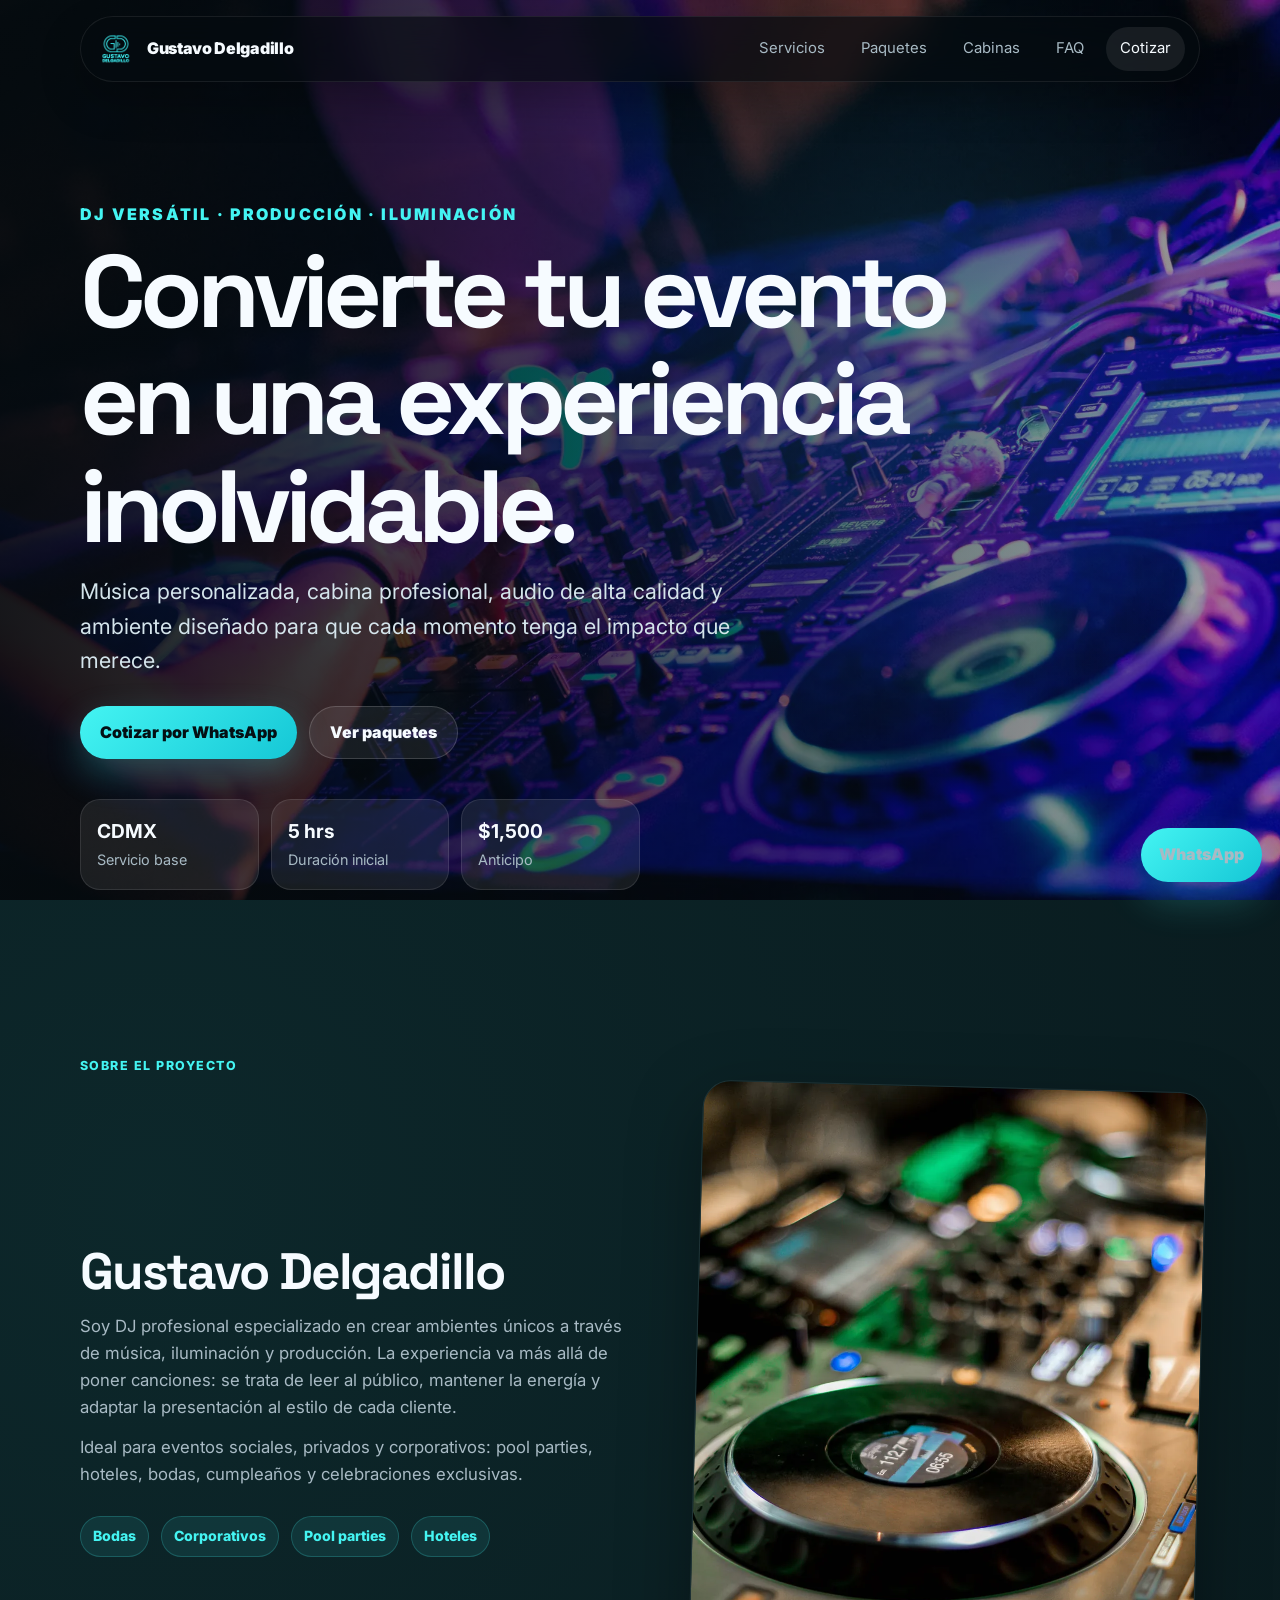
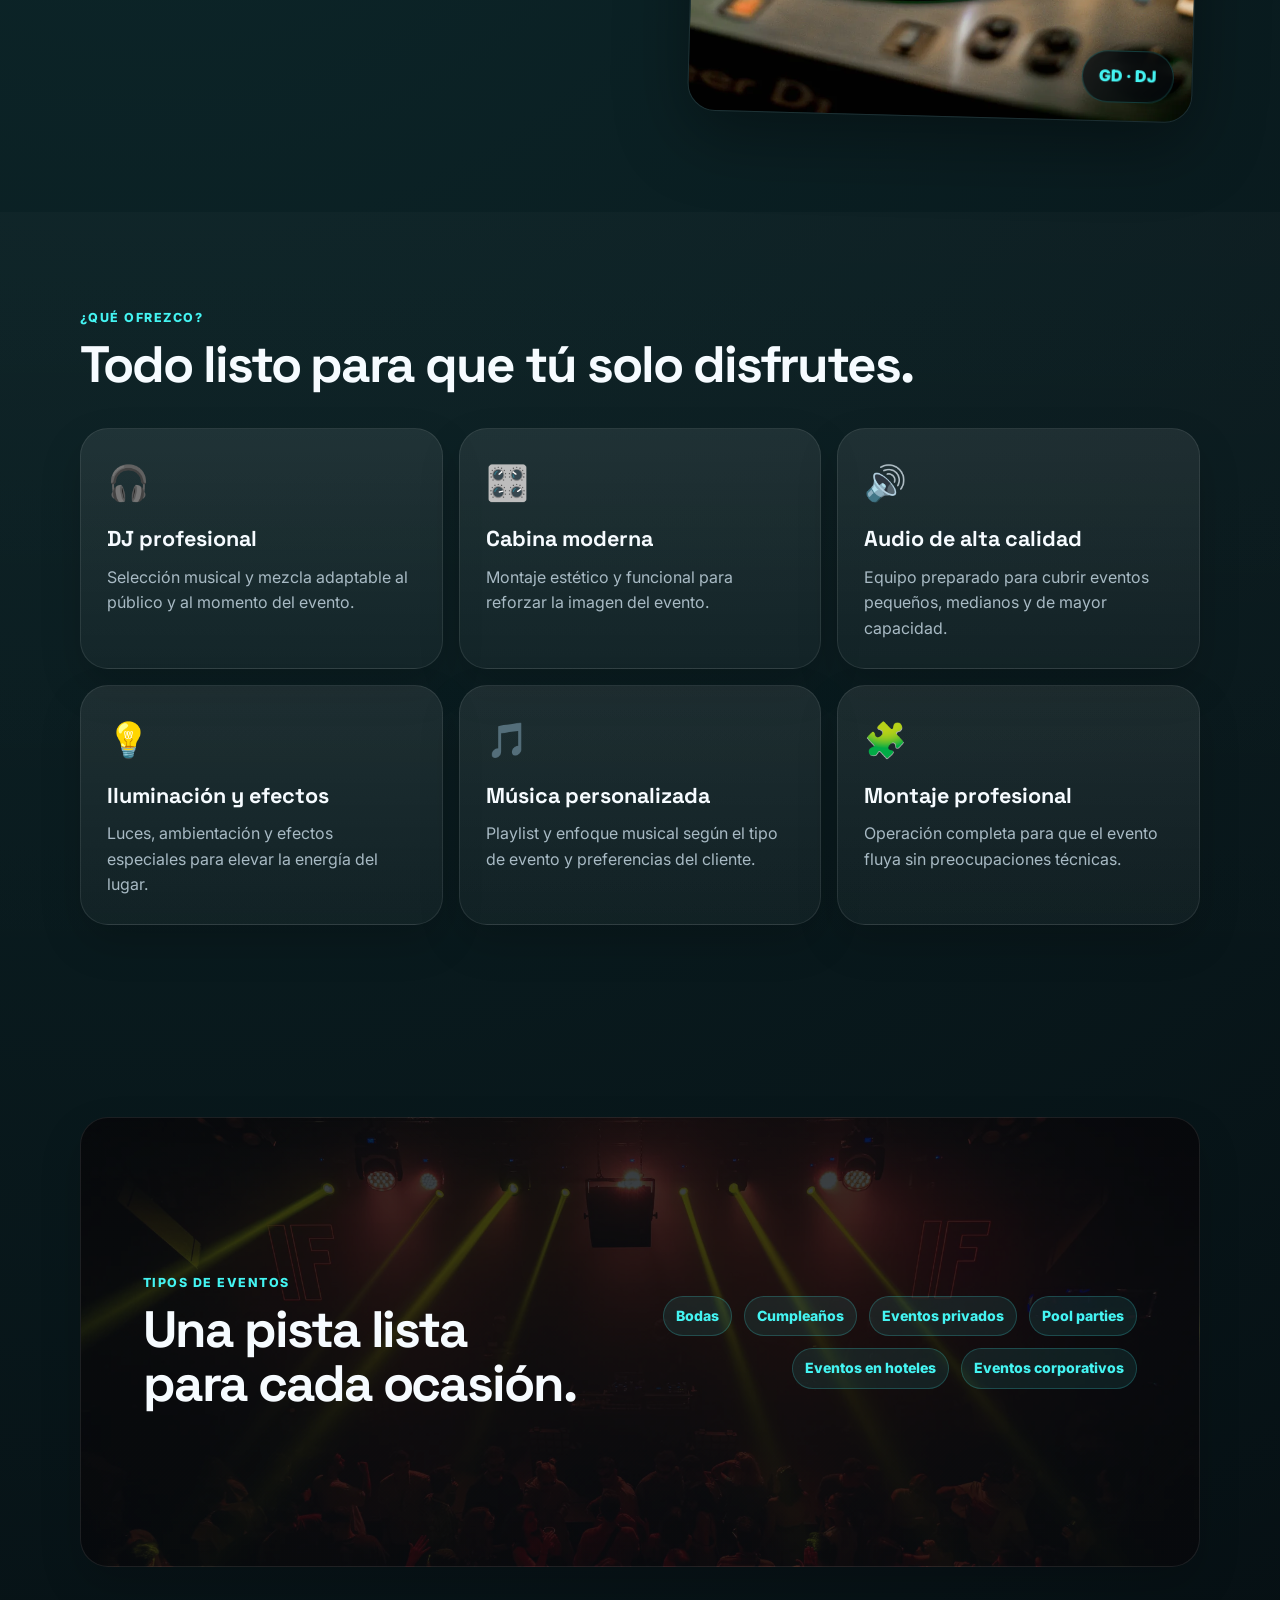
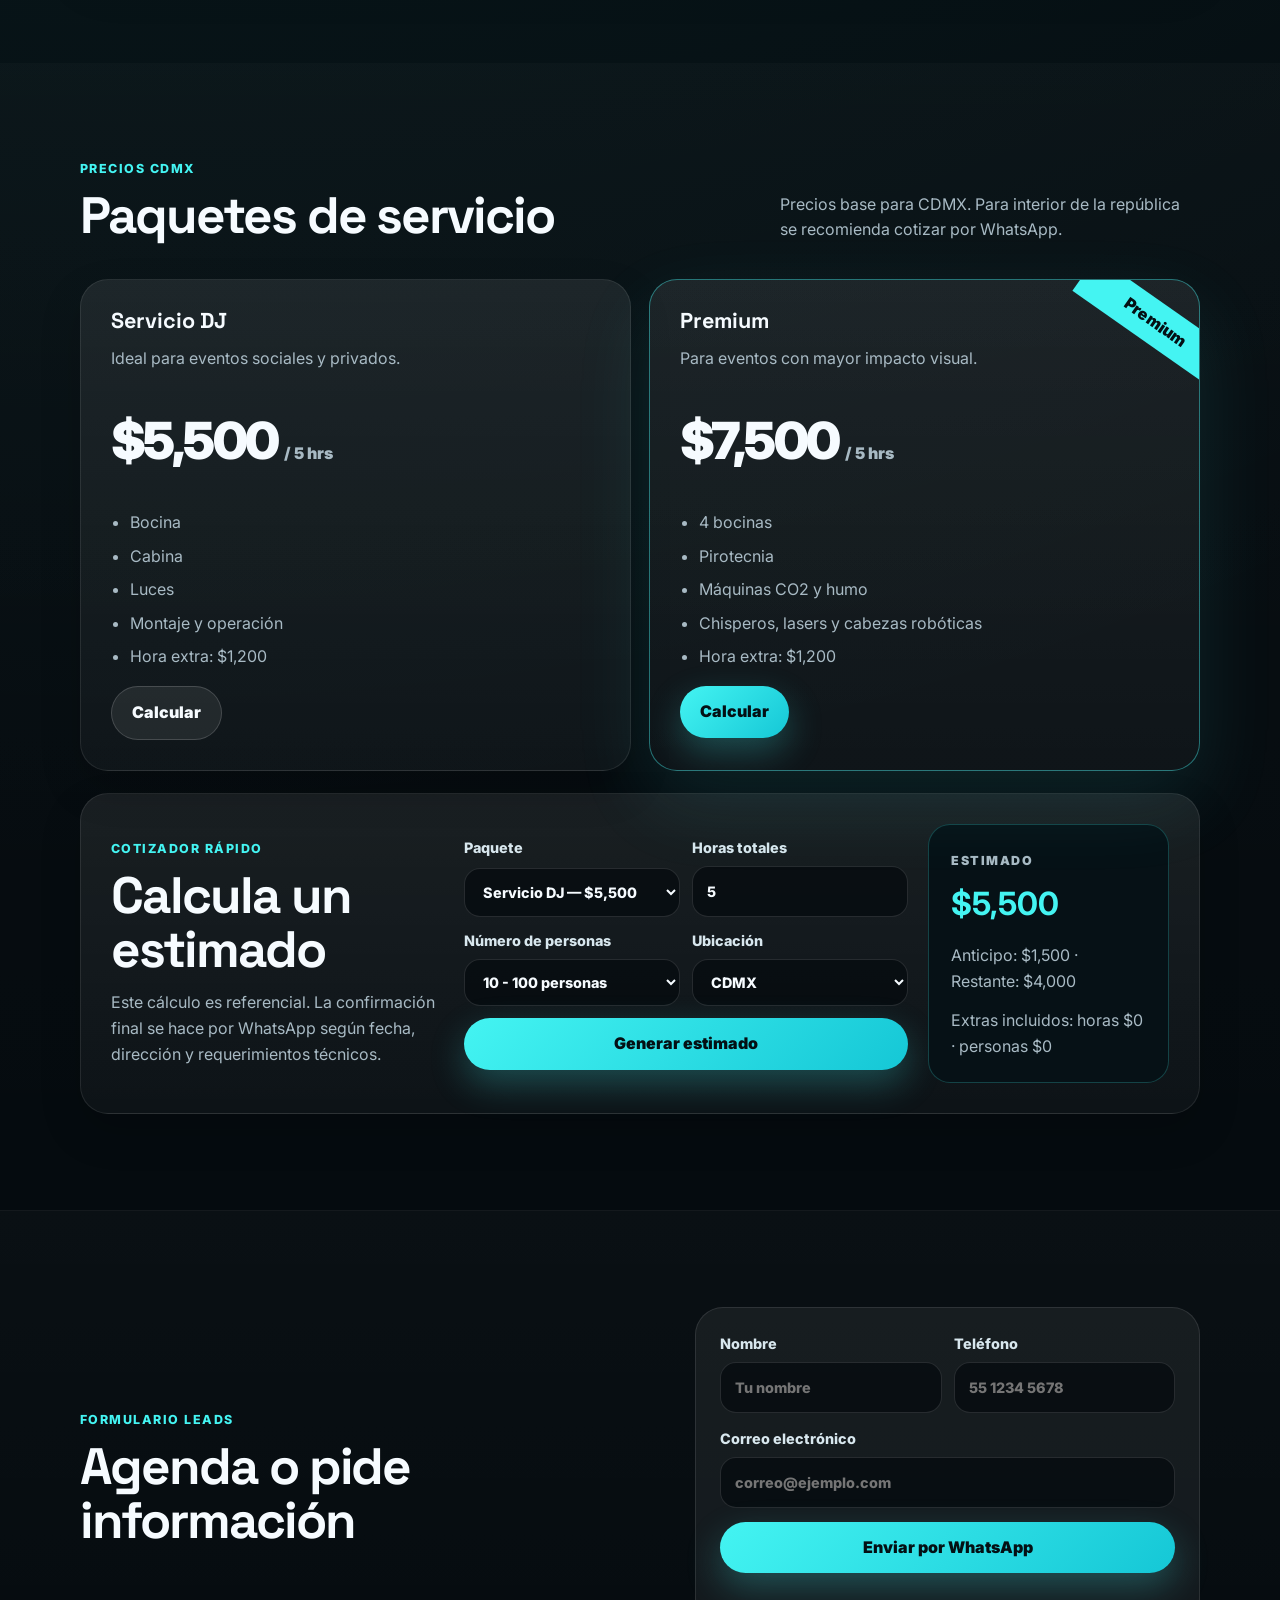
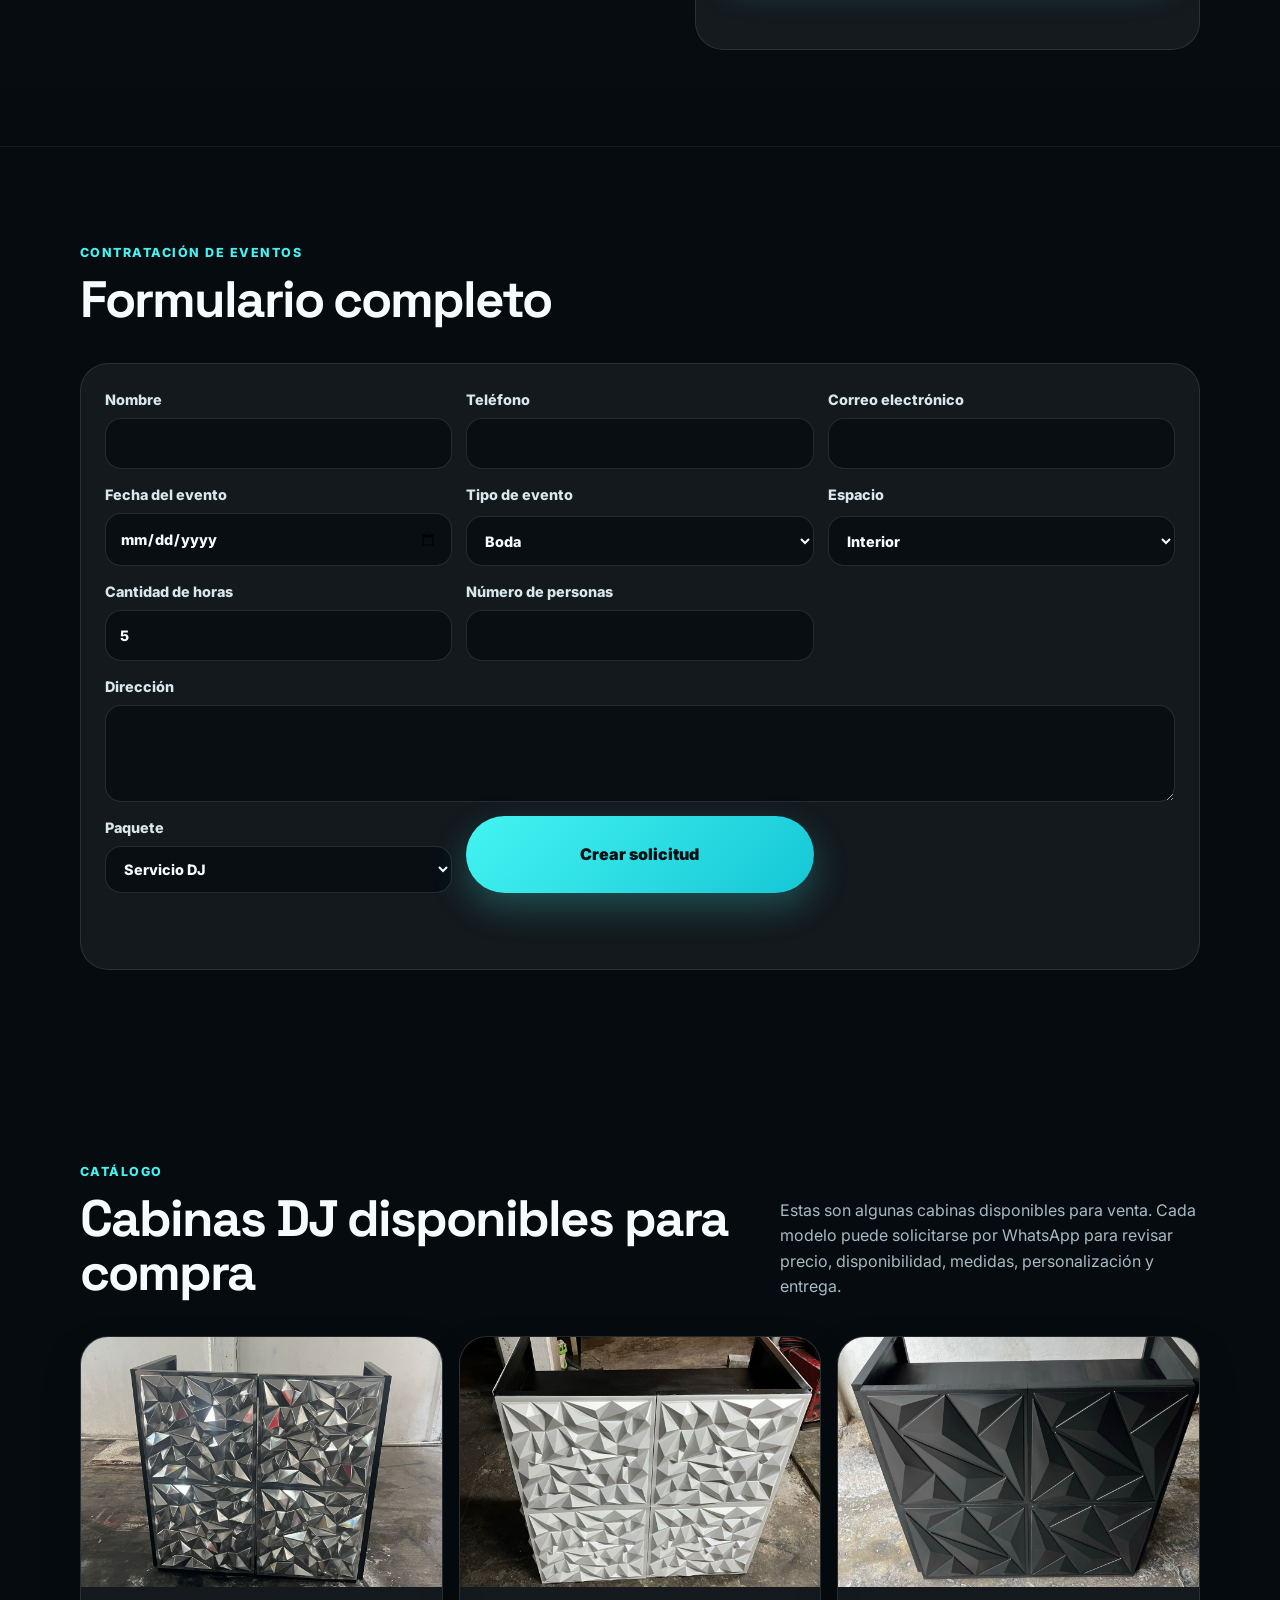
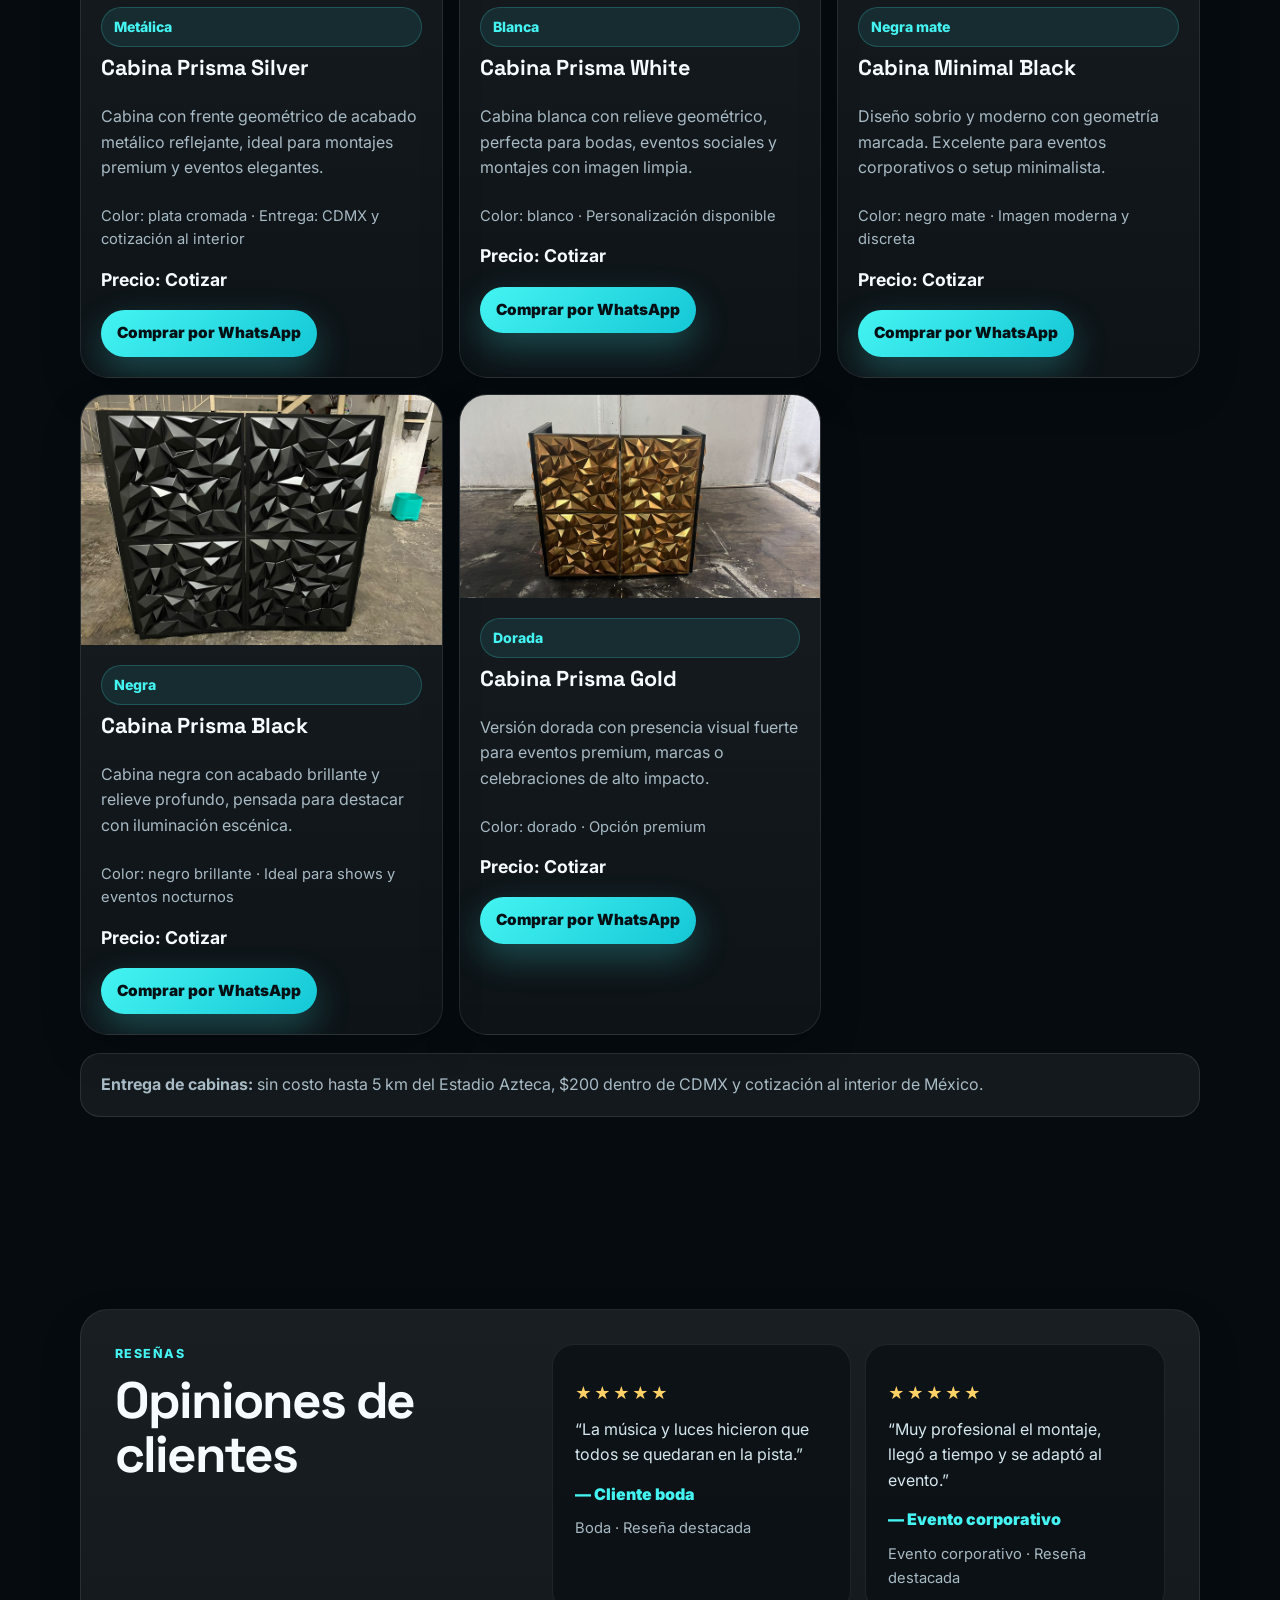
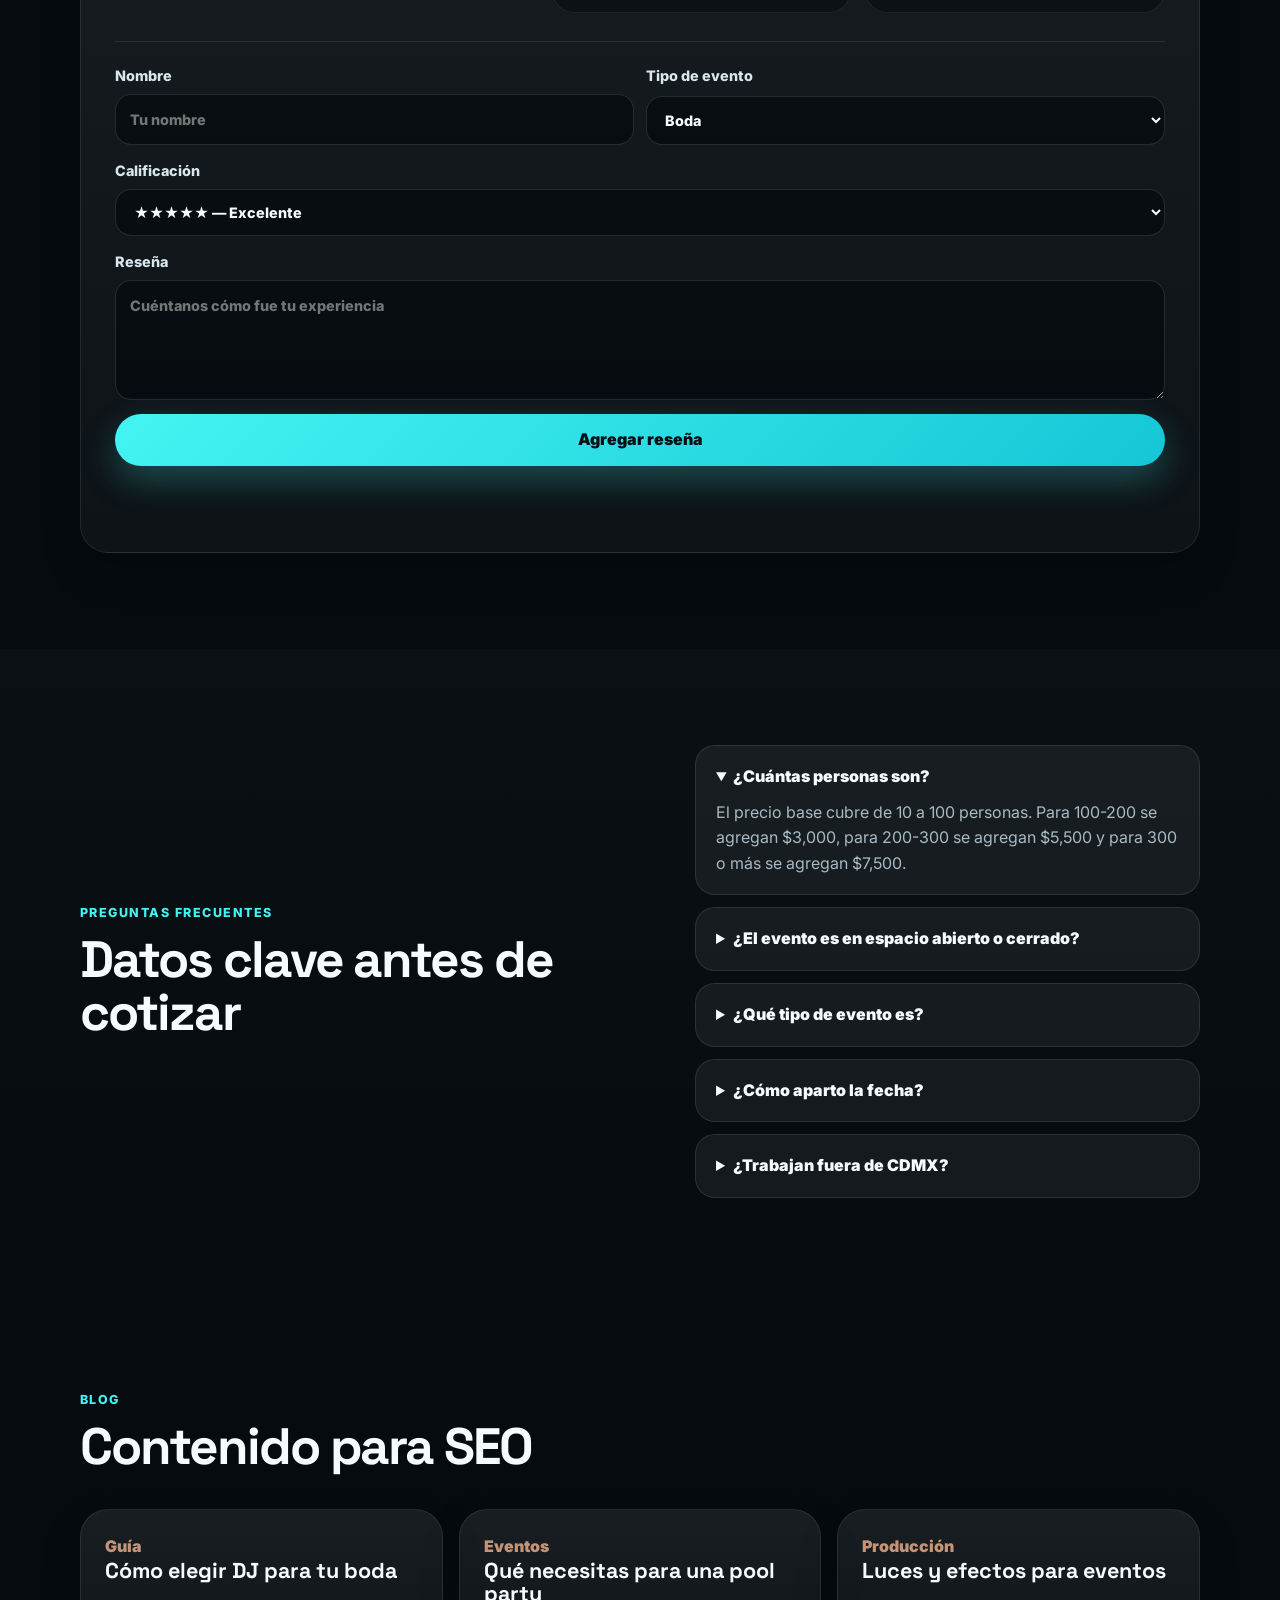
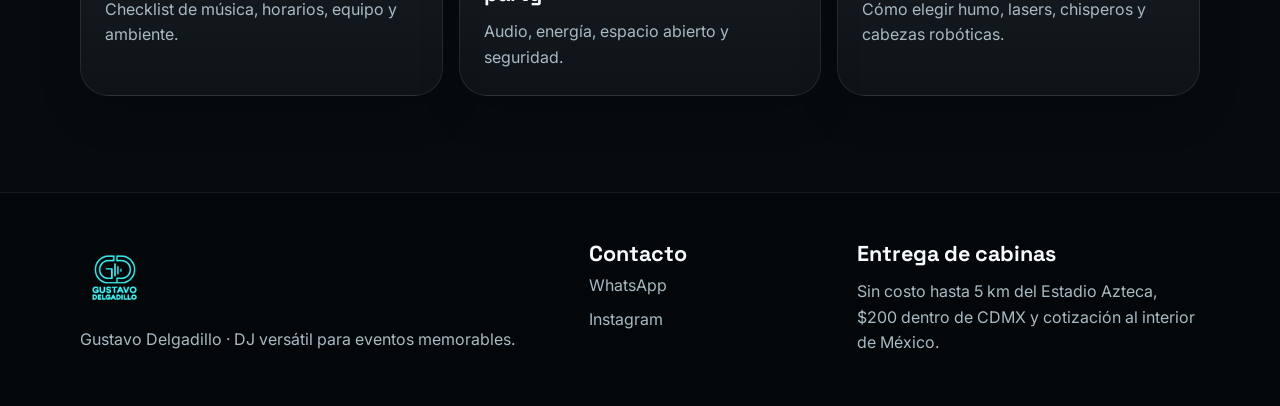
<file: GustavoDelgadillo_DJ_/GustavoDelgadillo_DJ/index.html>
<!doctype html>
<html lang="es">
<head>
  <meta charset="UTF-8" />
  <meta name="viewport" content="width=device-width, initial-scale=1.0" />
  <meta name="description" content="Gustavo Delgadillo, DJ versátil para bodas, cumpleaños, eventos privados, pool parties, eventos en hoteles y eventos corporativos en CDMX." />
  <meta name="keywords" content="DJ CDMX, DJ para bodas, DJ para eventos, producción musical, iluminación para eventos, cabina DJ" />
  <meta name="author" content="Gustavo Delgadillo" />
  <meta property="og:title" content="Gustavo Delgadillo | DJ Versátil" />
  <meta property="og:description" content="Convierte cualquier evento en una experiencia inolvidable con música, audio, iluminación y producción profesional." />
  <meta property="og:image" content="assets/hero-dj.webp" />
  <title>Gustavo Delgadillo | DJ Versátil</title>
  <link rel="preconnect" href="https://fonts.googleapis.com">
  <link rel="preconnect" href="https://fonts.gstatic.com" crossorigin>
  <link href="https://fonts.googleapis.com/css2?family=Inter:wght@400;500;600;700;800;900&family=Space+Grotesk:wght@500;700&display=swap" rel="stylesheet">
  <link rel="stylesheet" href="styles.css" />
  <script type="application/ld+json">
  {
    "@context": "https://schema.org",
    "@type": "LocalBusiness",
    "name": "Gustavo Delgadillo DJ",
    "description": "Servicio de DJ, audio, cabina e iluminación para eventos sociales, privados y corporativos.",
    "areaServed": "Ciudad de México",
    "url": "https://tudominio.com",
    "sameAs": ["https://instagram.com/tu_usuario"]
  }
  </script>
</head>
<body>
  <header class="site-header" id="inicio">
    <nav class="nav" aria-label="Navegación principal">
      <a class="brand" href="#inicio" aria-label="Inicio Gustavo Delgadillo">
        <img src="assets/logo-gd.png" alt="Logo Gustavo Delgadillo" />
        <span>Gustavo Delgadillo</span>
      </a>
      <button class="menu-toggle" aria-label="Abrir menú" aria-expanded="false">☰</button>
      <div class="nav-links">
        <a href="#servicios">Servicios</a>
        <a href="#paquetes">Paquetes</a>
        <a href="#productos">Cabinas</a>
        <a href="#faq">FAQ</a>
        <a href="#contacto" class="nav-cta">Cotizar</a>
      </div>
    </nav>
  </header>

  <main>
    <section class="hero">
      <video class="hero-video" autoplay muted loop playsinline poster="assets/hero-dj.webp">
        <source src="assets/showreel.mp4" type="video/mp4">
      </video>
      <div class="hero-overlay"></div>
      <div class="hero-content container">
        <p class="eyebrow">DJ versátil · Producción · Iluminación</p>
        <h1>Convierte tu evento en una experiencia inolvidable.</h1>
        <p class="hero-copy">Música personalizada, cabina profesional, audio de alta calidad y ambiente diseñado para que cada momento tenga el impacto que merece.</p>
        <div class="hero-actions">
          <a class="btn btn-primary js-whatsapp" href="#contacto">Cotizar por WhatsApp</a>
          <a class="btn btn-secondary" href="#paquetes">Ver paquetes</a>
        </div>
        <div class="hero-stats" aria-label="Información rápida">
          <article><strong>CDMX</strong><span>Servicio base</span></article>
          <article><strong>5 hrs</strong><span>Duración inicial</span></article>
          <article><strong>$1,500</strong><span>Anticipo</span></article>
        </div>
      </div>
    </section>

    <section class="section about container" id="sobre-mi">
      <div class="section-kicker">Sobre el proyecto</div>
      <div class="about-grid">
        <div>
          <h2>Gustavo Delgadillo</h2>
          <p>Soy DJ profesional especializado en crear ambientes únicos a través de música, iluminación y producción. La experiencia va más allá de poner canciones: se trata de leer al público, mantener la energía y adaptar la presentación al estilo de cada cliente.</p>
          <p>Ideal para eventos sociales, privados y corporativos: pool parties, hoteles, bodas, cumpleaños y celebraciones exclusivas.</p>
          <div class="tag-row">
            <span>Bodas</span><span>Corporativos</span><span>Pool parties</span><span>Hoteles</span>
          </div>
        </div>
        <div class="image-card tilt-card">
          <img src="assets/deck-closeup.webp" alt="Cabina y controlador de DJ" />
          <div class="image-badge">GD · DJ</div>
        </div>
      </div>
    </section>

    <section class="section services" id="servicios">
      <div class="container">
        <div class="section-heading">
          <div>
            <div class="section-kicker">¿Qué ofrezco?</div>
            <h2>Todo listo para que tú solo disfrutes.</h2>
          </div>
        </div>
        <div class="cards-grid">
          <article class="feature-card"><span>🎧</span><h3>DJ profesional</h3><p>Selección musical y mezcla adaptable al público y al momento del evento.</p></article>
          <article class="feature-card"><span>🎛️</span><h3>Cabina moderna</h3><p>Montaje estético y funcional para reforzar la imagen del evento.</p></article>
          <article class="feature-card"><span>🔊</span><h3>Audio de alta calidad</h3><p>Equipo preparado para cubrir eventos pequeños, medianos y de mayor capacidad.</p></article>
          <article class="feature-card"><span>💡</span><h3>Iluminación y efectos</h3><p>Luces, ambientación y efectos especiales para elevar la energía del lugar.</p></article>
          <article class="feature-card"><span>🎵</span><h3>Música personalizada</h3><p>Playlist y enfoque musical según el tipo de evento y preferencias del cliente.</p></article>
          <article class="feature-card"><span>🧩</span><h3>Montaje profesional</h3><p>Operación completa para que el evento fluya sin preocupaciones técnicas.</p></article>
        </div>
      </div>
    </section>

    <section class="section events container">
      <div class="event-panel">
        <div>
          <div class="section-kicker">Tipos de eventos</div>
          <h2>Una pista lista para cada ocasión.</h2>
          
        </div>
        <div class="event-list">
          <span>Bodas</span><span>Cumpleaños</span><span>Eventos privados</span><span>Pool parties</span><span>Eventos en hoteles</span><span>Eventos corporativos</span>
        </div>
      </div>
    </section>

    <section class="section packages" id="paquetes">
      <div class="container">
        <div class="section-heading">
          <div>
            <div class="section-kicker">Precios CDMX</div>
            <h2>Paquetes de servicio</h2>
          </div>
          <p>Precios base para CDMX. Para interior de la república se recomienda cotizar por WhatsApp.</p>
        </div>
        <div class="pricing-grid">
          <article class="price-card">
            <div class="price-head">
              <h3>Servicio DJ</h3>
              <p>Ideal para eventos sociales y privados.</p>
            </div>
            <div class="price">$5,500 <span>/ 5 hrs</span></div>
            <ul>
              <li>Bocina</li><li>Cabina</li><li>Luces</li><li>Montaje y operación</li><li>Hora extra: $1,200</li>
            </ul>
            <a class="btn btn-secondary" href="#cotizador">Calcular</a>
          </article>
          <article class="price-card highlighted">
            <div class="ribbon">Premium</div>
            <div class="price-head">
              <h3>Premium</h3>
              <p>Para eventos con mayor impacto visual.</p>
            </div>
            <div class="price">$7,500 <span>/ 5 hrs</span></div>
            <ul>
              <li>4 bocinas</li><li>Pirotecnia</li><li>Máquinas CO2 y humo</li><li>Chisperos, lasers y cabezas robóticas</li><li>Hora extra: $1,200</li>
            </ul>
            <a class="btn btn-primary" href="#cotizador">Calcular</a>
          </article>
        </div>

        <div class="calculator" id="cotizador">
          <div>
            <div class="section-kicker">Cotizador rápido</div>
            <h2>Calcula un estimado</h2>
            <p>Este cálculo es referencial. La confirmación final se hace por WhatsApp según fecha, dirección y requerimientos técnicos.</p>
          </div>
          <form id="quoteForm" class="quote-form" novalidate>
            <label>Paquete
              <select name="package" required>
                <option value="dj">Servicio DJ — $5,500</option>
                <option value="premium">Premium — $7,500</option>
              </select>
            </label>
            <label>Horas totales
              <input type="number" name="hours" min="5" value="5" required />
            </label>
            <label>Número de personas
              <select name="people" required>
                <option value="100">10 - 100 personas</option>
                <option value="200">100 - 200 personas (+$3,000)</option>
                <option value="300">200 - 300 personas (+$5,500)</option>
                <option value="301">300 o más (+$7,500)</option>
              </select>
            </label>
            <label>Ubicación
              <select name="location" required>
                <option value="cdmx">CDMX</option>
                <option value="interior">Interior de la república — cotizar</option>
              </select>
            </label>
            <button class="btn btn-primary" type="submit">Generar estimado</button>
          </form>
          <aside class="quote-result" id="quoteResult" aria-live="polite">
            <span>Estimado</span>
            <strong>$5,500 MXN</strong>
            <p>Anticipo sugerido: $1,500 MXN.</p>
          </aside>
        </div>
      </div>
    </section>

    <section class="section lead-strip" id="contacto">
      <div class="container lead-grid">
        <div>
          <div class="section-kicker">Formulario Leads</div>
          <h2>Agenda o pide información</h2>
        </div>
        <form class="lead-form" id="leadForm" novalidate>
          <div class="form-row">
            <label>Nombre<input type="text" name="name" placeholder="Tu nombre" minlength="2" required /></label>
            <label>Teléfono<input type="tel" name="phone" placeholder="55 1234 5678" required /></label>
          </div>
          <label>Correo electrónico<input type="email" name="email" placeholder="correo@ejemplo.com" required /></label>
          <button class="btn btn-primary" type="submit">Enviar por WhatsApp</button>
          <p class="form-message" id="leadMessage"></p>
        </form>
      </div>
    </section>

    <section class="section booking container" id="contratacion">
      <div class="section-heading">
        <div>
          <div class="section-kicker">Contratación de eventos</div>
          <h2>Formulario completo</h2>
        </div>
      </div>
      <form class="booking-form" id="bookingForm" novalidate>
        <label>Nombre<input name="name" type="text" required /></label>
        <label>Teléfono<input name="phone" type="tel" required /></label>
        <label>Correo electrónico<input name="email" type="email" required /></label>
        <label>Fecha del evento<input name="date" type="date" required /></label>
        <label>Tipo de evento
          <select name="eventType" required>
            <option value="Boda">Boda</option><option value="Cumpleaños">Cumpleaños</option><option value="Evento privado">Evento privado</option><option value="Pool party">Pool party</option><option value="Evento en hotel">Evento en hotel</option><option value="Evento corporativo">Evento corporativo</option>
          </select>
        </label>
        <label>Espacio
          <select name="space" required><option>Interior</option><option>Exterior</option></select>
        </label>
        <label>Cantidad de horas<input name="hours" type="number" min="5" value="5" required /></label>
        <label>Número de personas<input name="people" type="number" min="10" required /></label>
        <label class="wide">Dirección<textarea name="address" rows="3" required></textarea></label>
        <label>Paquete
          <select name="package" required><option>Servicio DJ</option><option>Premium</option><option>Interior de la república — cotizar</option></select>
        </label>
        <button class="btn btn-primary" type="submit">Crear solicitud</button>
        <p class="form-message wide" id="bookingMessage"></p>
      </form>
    </section>

    <section class="section products" id="productos">
      <div class="container">
        <div class="section-heading">
          <div>
            <div class="section-kicker">Catálogo</div>
            <h2>Cabinas DJ disponibles para compra</h2>
          </div>
          <p>Estas son algunas cabinas disponibles para venta. Cada modelo puede solicitarse por WhatsApp para revisar precio, disponibilidad, medidas, personalización y entrega.</p>
        </div>
        <div class="product-grid">
          <article class="product-card">
            <img src="assets/cabina-prisma-silver.jpg" alt="Cabina DJ Prisma Silver con panel geométrico metálico" />
            <div>
              <span class="product-tag">Metálica</span>
              <h3>Cabina Prisma Silver</h3>
              <p>Cabina con frente geométrico de acabado metálico reflejante, ideal para montajes premium y eventos elegantes.</p>
              <p class="muted">Color: plata cromada · Entrega: CDMX y cotización al interior</p>
              <strong class="price-label">Precio: Cotizar</strong>
              <div class="product-actions">
                <a class="btn btn-primary btn-sm js-product-buy" data-product="Cabina Prisma Silver" href="#">Comprar por WhatsApp</a>
              </div>
            </div>
          </article>
          <article class="product-card">
            <img src="assets/cabina-prisma-white.jpg" alt="Cabina DJ Prisma White con panel geométrico blanco" />
            <div>
              <span class="product-tag">Blanca</span>
              <h3>Cabina Prisma White</h3>
              <p>Cabina blanca con relieve geométrico, perfecta para bodas, eventos sociales y montajes con imagen limpia.</p>
              <p class="muted">Color: blanco · Personalización disponible</p>
              <strong class="price-label">Precio: Cotizar</strong>
              <div class="product-actions">
                <a class="btn btn-primary btn-sm js-product-buy" data-product="Cabina Prisma White" href="#">Comprar por WhatsApp</a>
              </div>
            </div>
          </article>
          <article class="product-card">
            <img src="assets/cabina-minimal-black.jpg" alt="Cabina DJ Minimal Black con panel geométrico negro mate" />
            <div>
              <span class="product-tag">Negra mate</span>
              <h3>Cabina Minimal Black</h3>
              <p>Diseño sobrio y moderno con geometría marcada. Excelente para eventos corporativos o setup minimalista.</p>
              <p class="muted">Color: negro mate · Imagen moderna y discreta</p>
              <strong class="price-label">Precio: Cotizar</strong>
              <div class="product-actions">
                <a class="btn btn-primary btn-sm js-product-buy" data-product="Cabina Minimal Black" href="#">Comprar por WhatsApp</a>
              </div>
            </div>
          </article>
          <article class="product-card">
            <img src="assets/cabina-prisma-black.jpg" alt="Cabina DJ Prisma Black con panel geométrico negro brillante" />
            <div>
              <span class="product-tag">Negra</span>
              <h3>Cabina Prisma Black</h3>
              <p>Cabina negra con acabado brillante y relieve profundo, pensada para destacar con iluminación escénica.</p>
              <p class="muted">Color: negro brillante · Ideal para shows y eventos nocturnos</p>
              <strong class="price-label">Precio: Cotizar</strong>
              <div class="product-actions">
                <a class="btn btn-primary btn-sm js-product-buy" data-product="Cabina Prisma Black" href="#">Comprar por WhatsApp</a>
              </div>
            </div>
          </article>
          <article class="product-card">
            <img src="assets/cabina-prisma-gold.jpg" alt="Cabina DJ Prisma Gold con panel geométrico dorado" />
            <div>
              <span class="product-tag">Dorada</span>
              <h3>Cabina Prisma Gold</h3>
              <p>Versión dorada con presencia visual fuerte para eventos premium, marcas o celebraciones de alto impacto.</p>
              <p class="muted">Color: dorado · Opción premium</p>
              <strong class="price-label">Precio: Cotizar</strong>
              <div class="product-actions">
                <a class="btn btn-primary btn-sm js-product-buy" data-product="Cabina Prisma Gold" href="#">Comprar por WhatsApp</a>
              </div>
            </div>
          </article>
        </div>
        <div class="delivery-note">
          <strong>Entrega de cabinas:</strong> sin costo hasta 5 km del Estadio Azteca, $200 dentro de CDMX y cotización al interior de México.
        </div>
      </div>
    </section>

    <section class="section social-proof container" id="resenas">
      <div class="reviews-card reviews-card-wide">
        <div>
          <div class="section-kicker">Reseñas</div>
          <h2>Opiniones de clientes</h2>
        </div>
        <div>
          <div class="reviews-grid" id="reviewsList" aria-live="polite"></div>
        </div>
        <form class="review-form" id="reviewForm" novalidate>
          <div class="form-row">
            <label>Nombre
              <input type="text" name="name" placeholder="Tu nombre" minlength="2" required />
            </label>
            <label>Tipo de evento
              <select name="eventType" required>
                <option value="Boda">Boda</option>
                <option value="Cumpleaños">Cumpleaños</option>
                <option value="Evento privado">Evento privado</option>
                <option value="Pool party">Pool party</option>
                <option value="Evento en hotel">Evento en hotel</option>
                <option value="Evento corporativo">Evento corporativo</option>
                <option value="Compra de cabina">Compra de cabina</option>
              </select>
            </label>
          </div>
          <label>Calificación
            <select name="rating" required>
              <option value="5">★★★★★ — Excelente</option>
              <option value="4">★★★★☆ — Muy bueno</option>
              <option value="3">★★★☆☆ — Bueno</option>
              <option value="2">★★☆☆☆ — Regular</option>
              <option value="1">★☆☆☆☆ — Malo</option>
            </select>
          </label>
          <label>Reseña
            <textarea name="comment" rows="4" placeholder="Cuéntanos cómo fue tu experiencia" minlength="10" required></textarea>
          </label>
          <button class="btn btn-primary" type="submit">Agregar reseña</button>
          <p class="form-message" id="reviewMessage" aria-live="polite"></p>
        </form>
      </div>
    </section>

    <section class="section faq" id="faq">
      <div class="container faq-grid">
        <div>
          <div class="section-kicker">Preguntas frecuentes</div>
          <h2>Datos clave antes de cotizar</h2>
          
        </div>
        <div class="accordion">
          <details open><summary>¿Cuántas personas son?</summary><p>El precio base cubre de 10 a 100 personas. Para 100-200 se agregan $3,000, para 200-300 se agregan $5,500 y para 300 o más se agregan $7,500.</p></details>
          <details><summary>¿El evento es en espacio abierto o cerrado?</summary><p>El tipo de espacio afecta la cantidad de audio, iluminación y montaje. El formulario permite seleccionar interior o exterior.</p></details>
          <details><summary>¿Qué tipo de evento es?</summary><p>Se puede configurar para boda, cumpleaños, privado, pool party, hotel o corporativo.</p></details>
          <details><summary>¿Cómo aparto la fecha?</summary><p>El anticipo sugerido es de $1,500 MXN. La pasarela de pago puede conectarse con Mercado Pago.</p></details>
          <details><summary>¿Trabajan fuera de CDMX?</summary><p>Sí, pero para interior de la república se cotiza por WhatsApp según distancia, logística y requerimientos técnicos.</p></details>
        </div>
      </div>
    </section>

    <section class="section blog container" id="blog">
      <div class="section-heading">
        <div>
          <div class="section-kicker">Blog</div>
          <h2>Contenido para SEO</h2>
        </div>
        
      </div>
      <div class="blog-grid">
        <article><span>Guía</span><h3>Cómo elegir DJ para tu boda</h3><p>Checklist de música, horarios, equipo y ambiente.</p></article>
        <article><span>Eventos</span><h3>Qué necesitas para una pool party</h3><p>Audio, energía, espacio abierto y seguridad.</p></article>
        <article><span>Producción</span><h3>Luces y efectos para eventos</h3><p>Cómo elegir humo, lasers, chisperos y cabezas robóticas.</p></article>
      </div>
    </section>

  </main>

  <footer class="footer">
    <div class="container footer-grid">
      <div><img src="assets/logo-gd.png" alt="Logo Gustavo Delgadillo" /><p>Gustavo Delgadillo · DJ versátil para eventos memorables.</p></div>
      <div><h3>Contacto</h3><a class="js-whatsapp" href="#contacto">WhatsApp</a><a id="instagramLink" href="#">Instagram</a></div>
      <div><h3>Entrega de cabinas</h3><p>Sin costo hasta 5 km del Estadio Azteca, $200 dentro de CDMX y cotización al interior de México.</p></div>
    </div>
    <a class="floating-whatsapp js-whatsapp" href="#contacto" aria-label="WhatsApp">WhatsApp</a>
  </footer>

  <script src="script.js"></script>
</body>
</html>
</file>
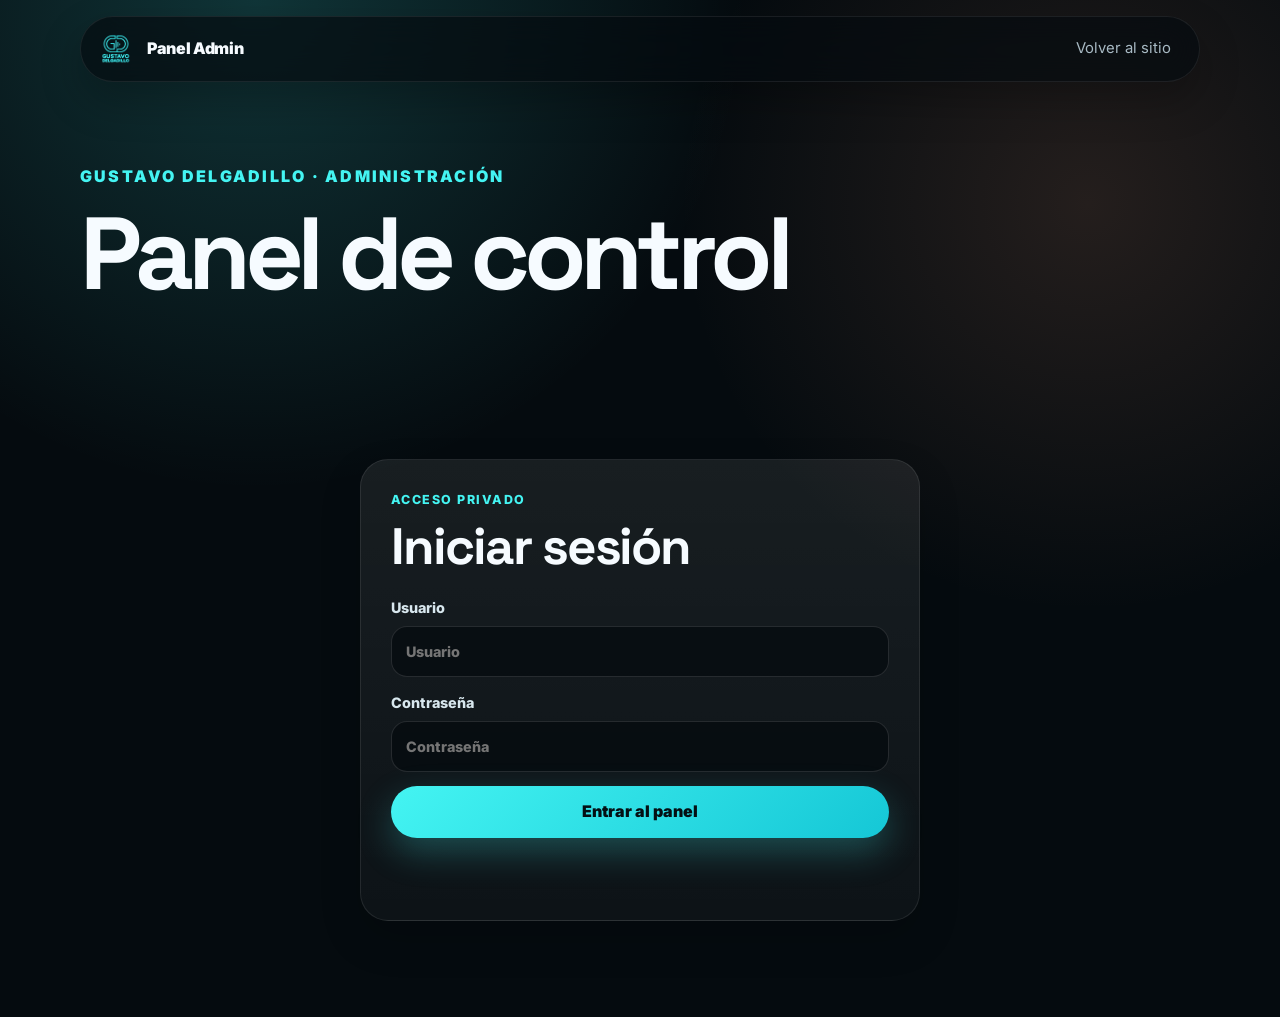
<file: GustavoDelgadillo_DJ_/GustavoDelgadillo_DJ/admin.html>
<!doctype html>
<html lang="es">
<head>
  <meta charset="UTF-8" />
  <meta name="viewport" content="width=device-width, initial-scale=1.0" />
  <meta name="robots" content="noindex, nofollow" />
  <title>Panel Admin | Gustavo Delgadillo</title>
  <link rel="preconnect" href="https://fonts.googleapis.com">
  <link rel="preconnect" href="https://fonts.gstatic.com" crossorigin>
  <link href="https://fonts.googleapis.com/css2?family=Inter:wght@400;500;600;700;800;900&family=Space+Grotesk:wght@500;700&display=swap" rel="stylesheet">
  <link rel="stylesheet" href="styles.css" />
</head>
<body class="admin-page">
  <header class="site-header">
    <nav class="nav" aria-label="Navegación admin">
      <a class="brand" href="index.html" aria-label="Volver al sitio Gustavo Delgadillo">
        <img src="assets/logo-gd.png" alt="Logo Gustavo Delgadillo" />
        <span>Panel Admin</span>
      </a>
      <div class="nav-links admin-nav-links">
        <a href="index.html">Volver al sitio</a>
      </div>
    </nav>
  </header>

  <main>
    <section class="admin-hero container">
      <p class="eyebrow">Gustavo Delgadillo · Administración</p>
      <h1>Panel de control</h1>
    </section>

    <section class="section container" id="adminLoginSection">
      <div class="admin-card login-card">
        <div>
          <div class="section-kicker">Acceso privado</div>
          <h2>Iniciar sesión</h2>

        </div>
        <form id="adminLoginForm" class="admin-login-form" novalidate>
          <label>Usuario
            <input type="text" name="username" autocomplete="username" placeholder="Usuario" required />
          </label>
          <label>Contraseña
            <input type="password" name="password" autocomplete="current-password" placeholder="Contraseña" required />
          </label>
          <button class="btn btn-primary" type="submit">Entrar al panel</button>
          <p class="form-message" id="adminLoginMessage" aria-live="polite"></p>
        </form>
      </div>
    </section>

    <section class="section container admin-dashboard hidden" id="adminDashboard">
      <div class="dashboard-head">
        <div>
          <div class="section-kicker">Registros</div>
          <h2>Leads, solicitudes y reseñas</h2>
          
        </div>
        <div class="dashboard-actions">
          <button class="btn btn-secondary" id="refreshAdmin" type="button">Actualizar</button>
          <button class="btn btn-secondary" id="exportAdmin" type="button">Exportar CSV</button>
          <button class="btn btn-danger" id="clearAdmin" type="button">Borrar registros</button>
          <button class="btn btn-secondary" id="logoutAdmin" type="button">Cerrar sesión</button>
        </div>
      </div>

      <div class="dashboard-stats" aria-label="Resumen de registros">
        <article><span>Total</span><strong id="totalRecords">0</strong></article>
        <article><span>Leads</span><strong id="totalLeads">0</strong></article>
        <article><span>Solicitudes</span><strong id="totalBookings">0</strong></article>
        <article><span>Reseñas</span><strong id="totalReviews">0</strong></article>
      </div>

      <div class="admin-card admin-table-card">
        <div class="table-toolbar">
          <label>Filtrar registros
            <select id="adminFilter">
              <option value="all">Todos</option>
              <option value="lead">Leads</option>
              <option value="booking">Solicitudes</option>
              <option value="review">Reseñas</option>
            </select>
          </label>
        </div>
        <div class="admin-table-wrap" id="adminOutput"></div>
      </div>
    </section>
  </main>

  <script src="script.js"></script>
</body>
</html>
</file>
<file: GustavoDelgadillo_DJ_/GustavoDelgadillo_DJ/styles.css>
:root {
  --bg: #050b0f;
  --surface: #0b151b;
  --surface-2: #101f28;
  --text: #f6fbff;
  --muted: #a8bac4;
  --cyan: #44f4f2;
  --cyan-2: #15c7d6;
  --gold: #c49478;
  --danger: #ff6b6b;
  --success: #61d394;
  --shadow: 0 24px 70px rgba(0,0,0,.35);
  --radius: 28px;
}

* { box-sizing: border-box; }
html { scroll-behavior: smooth; }
body {
  margin: 0;
  background: radial-gradient(circle at 12% 12%, rgba(68,244,242,.12), transparent 32%), var(--bg);
  color: var(--text);
  font-family: Inter, system-ui, -apple-system, BlinkMacSystemFont, "Segoe UI", sans-serif;
  line-height: 1.6;
}
body.no-scroll { overflow: hidden; }
img { max-width: 100%; display: block; }
a { color: inherit; text-decoration: none; }
button, input, select, textarea { font: inherit; }
.container { width: min(1120px, calc(100% - 36px)); margin-inline: auto; }
.section { padding: 96px 0; position: relative; }
.section-kicker { color: var(--cyan); font-weight: 800; letter-spacing: .12em; text-transform: uppercase; font-size: .78rem; margin-bottom: 10px; }
h1, h2, h3 { font-family: "Space Grotesk", Inter, sans-serif; line-height: 1.05; margin: 0; }
h1 { font-size: clamp(3.2rem, 8vw, 7rem); max-width: 960px; letter-spacing: -.06em; }
h2 { font-size: clamp(2rem, 4vw, 4rem); letter-spacing: -.04em; }
h3 { font-size: 1.35rem; }
p { color: var(--muted); margin: 14px 0 0; }
.muted { color: var(--muted); font-size: .92rem; }

.site-header { position: fixed; inset: 0 0 auto; z-index: 50; padding: 16px 0; pointer-events: none; }
.nav {
  pointer-events: auto;
  width: min(1120px, calc(100% - 36px));
  margin-inline: auto;
  background: rgba(5, 11, 15, .68);
  backdrop-filter: blur(18px);
  border: 1px solid rgba(255,255,255,.08);
  border-radius: 999px;
  padding: 10px 14px;
  display: flex;
  align-items: center;
  justify-content: space-between;
  box-shadow: 0 18px 40px rgba(0,0,0,.25);
}
.brand { display: flex; align-items: center; gap: 10px; font-weight: 900; letter-spacing: -.02em; }
.brand img { width: 42px; height: 42px; object-fit: contain; }
.nav-links { display: flex; align-items: center; gap: 8px; }
.nav-links a { color: var(--muted); padding: 10px 14px; border-radius: 999px; font-size: .93rem; }
.nav-links a:hover, .nav-links .nav-cta { color: var(--text); background: rgba(255,255,255,.08); }
.menu-toggle { display: none; background: transparent; color: var(--text); border: 0; font-size: 1.6rem; }

.hero {
  min-height: 100vh;
  display: grid;
  align-items: center;
  overflow: hidden;
  isolation: isolate;
  padding-top: 98px;
}
.hero-video, .hero::before {
  position: absolute;
  inset: 0;
  width: 100%;
  height: 100%;
  object-fit: cover;
  z-index: -3;
}
.hero::before { content: ""; background: url("assets/hero-dj.webp") center/cover; }
.hero-overlay {
  position: absolute;
  inset: 0;
  background: linear-gradient(90deg, rgba(5,11,15,.93), rgba(5,11,15,.68), rgba(5,11,15,.35)), radial-gradient(circle at 70% 40%, rgba(68,244,242,.24), transparent 38%);
  z-index: -1;
}
.hero-content { padding: 90px 0 70px; }
.eyebrow { color: var(--cyan); text-transform: uppercase; letter-spacing: .14em; font-weight: 900; margin-bottom: 10px; }
.hero-copy { max-width: 680px; font-size: clamp(1.05rem, 2vw, 1.35rem); color: #d4e4eb; }
.hero-actions, .tag-row { display: flex; gap: 12px; flex-wrap: wrap; margin-top: 28px; }
.btn {
  border: 0;
  border-radius: 999px;
  padding: 13px 20px;
  font-weight: 900;
  display: inline-flex;
  align-items: center;
  justify-content: center;
  cursor: pointer;
  transition: transform .2s ease, box-shadow .2s ease, background .2s ease;
}
.btn:hover { transform: translateY(-2px); }
.btn-primary { background: linear-gradient(135deg, var(--cyan), var(--cyan-2)); color: #041014; box-shadow: 0 14px 35px rgba(68,244,242,.25); }
.btn-secondary { border: 1px solid rgba(255,255,255,.16); color: var(--text); background: rgba(255,255,255,.08); }
.hero-stats { display: grid; grid-template-columns: repeat(3, minmax(120px, 1fr)); gap: 12px; width: min(560px, 100%); margin-top: 40px; }
.hero-stats article { padding: 16px; background: rgba(255,255,255,.08); border: 1px solid rgba(255,255,255,.1); border-radius: 20px; }
.hero-stats strong { display: block; font-size: 1.2rem; color: var(--text); }
.hero-stats span { color: var(--muted); font-size: .9rem; }

.about-grid, .lead-grid, .faq-grid { display: grid; grid-template-columns: 1fr .9fr; gap: 54px; align-items: center; }
.about p { font-size: 1.05rem; }
.tag-row span, .event-list span, .product-tag { color: var(--cyan); background: rgba(68,244,242,.09); border: 1px solid rgba(68,244,242,.2); padding: 8px 12px; border-radius: 999px; font-weight: 800; font-size: .88rem; }
.image-card { position: relative; border-radius: var(--radius); overflow: hidden; box-shadow: var(--shadow); border: 1px solid rgba(255,255,255,.08); }
.image-card img { width: 100%; aspect-ratio: 4/5; object-fit: cover; }
.image-badge { position: absolute; right: 18px; bottom: 18px; padding: 12px 16px; border-radius: 999px; background: rgba(5,11,15,.7); border: 1px solid rgba(68,244,242,.2); color: var(--cyan); font-weight: 900; backdrop-filter: blur(16px); }
.tilt-card { transform: rotate(1.5deg); }

.services, .packages, .faq, .lead-strip { background: linear-gradient(180deg, rgba(255,255,255,.02), rgba(255,255,255,.00)); }
.section-heading { display: flex; justify-content: space-between; gap: 32px; align-items: end; margin-bottom: 36px; }
.section-heading > p { max-width: 420px; }
.cards-grid { display: grid; grid-template-columns: repeat(3, 1fr); gap: 16px; }
.feature-card, .price-card, .product-card, .blog-grid article, .admin-card, .reviews-card, .calculator, .event-panel {
  background: linear-gradient(180deg, rgba(255,255,255,.08), rgba(255,255,255,.035));
  border: 1px solid rgba(255,255,255,.09);
  border-radius: var(--radius);
  box-shadow: 0 18px 40px rgba(0,0,0,.17);
}
.feature-card { padding: 26px; min-height: 230px; }
.feature-card span { font-size: 2.15rem; }
.feature-card h3 { margin-top: 18px; }

.event-panel { background: linear-gradient(rgba(5,11,15,.78), rgba(5,11,15,.84)), url("assets/party-lights.webp") center/cover; padding: clamp(30px, 5vw, 62px); display: grid; grid-template-columns: .9fr 1.1fr; gap: 28px; align-items: center; min-height: 450px; overflow: hidden; }
.event-list { display: flex; flex-wrap: wrap; gap: 12px; justify-content: flex-end; }

.pricing-grid { display: grid; grid-template-columns: repeat(2, 1fr); gap: 18px; }
.price-card { position: relative; padding: 30px; overflow: hidden; }
.price-card.highlighted { border-color: rgba(68,244,242,.42); box-shadow: 0 30px 80px rgba(68,244,242,.10); }
.ribbon { position: absolute; right: -42px; top: 22px; background: var(--cyan); color: #041014; font-weight: 900; transform: rotate(35deg); padding: 8px 50px; }
.price-head p { max-width: 360px; }
.price { margin: 28px 0; font-size: clamp(2.3rem, 4vw, 4rem); font-weight: 900; letter-spacing: -.05em; color: var(--text); }
.price span { font-size: 1rem; color: var(--muted); letter-spacing: 0; }
ul { padding-left: 1.2rem; color: var(--muted); }
li { margin: 8px 0; }

.calculator { margin-top: 22px; padding: 30px; display: grid; grid-template-columns: .9fr 1.2fr .65fr; gap: 20px; align-items: center; }
.quote-form { display: grid; grid-template-columns: repeat(2, 1fr); gap: 12px; }
.quote-form button { grid-column: 1 / -1; }
label { display: grid; gap: 7px; color: #d8e7ee; font-weight: 800; font-size: .9rem; }
input, select, textarea {
  width: 100%;
  border: 1px solid rgba(255,255,255,.12);
  background: rgba(5,11,15,.72);
  color: var(--text);
  border-radius: 16px;
  padding: 13px 14px;
  outline: none;
}
input:focus, select:focus, textarea:focus { border-color: var(--cyan); box-shadow: 0 0 0 4px rgba(68,244,242,.09); }
.quote-result { background: #061116; border: 1px solid rgba(68,244,242,.22); border-radius: 22px; padding: 22px; }
.quote-result span { color: var(--muted); text-transform: uppercase; letter-spacing: .12em; font-size: .78rem; font-weight: 900; }
.quote-result strong { display: block; font-size: 2rem; margin-top: 6px; color: var(--cyan); }

.lead-strip { border-block: 1px solid rgba(255,255,255,.06); }
.lead-form, .booking-form { background: rgba(255,255,255,.06); border: 1px solid rgba(255,255,255,.1); border-radius: var(--radius); padding: 24px; }
.form-row { display: grid; grid-template-columns: repeat(2, 1fr); gap: 12px; }
.lead-form { display: grid; gap: 14px; }
.form-message { min-height: 24px; color: var(--muted); }
.form-message.success { color: var(--success); }
.form-message.error { color: var(--danger); }

.booking-form { display: grid; grid-template-columns: repeat(3, 1fr); gap: 14px; }
.booking-form .wide { grid-column: 1 / -1; }

.product-grid { display: grid; grid-template-columns: repeat(3, 1fr); gap: 16px; }
.product-card { overflow: hidden; display: flex; flex-direction: column; }
.product-card img { height: 250px; width: 100%; object-fit: cover; }
.product-card > div { padding: 20px; display: flex; flex-direction: column; gap: 10px; height: 100%; }
.product-card strong { display: block; font-size: 1.35rem; margin-top: 4px; }
.product-card .price-label { font-size: 1.1rem; }
.product-actions { display: flex; gap: 10px; flex-wrap: wrap; margin-top: 6px; }
.btn-sm { padding: 11px 16px; font-size: .96rem; }
.delivery-note { margin-top: 18px; padding: 18px 20px; border-radius: 20px; background: rgba(255,255,255,.06); border: 1px solid rgba(255,255,255,.1); color: var(--muted); }
.text-link { color: var(--cyan); font-weight: 900; display: inline-block; margin-top: 12px; }

.reviews-card { padding: 34px; display: grid; grid-template-columns: .8fr 1.2fr; gap: 28px; }
.reviews-card-wide { align-items: start; }
.reviews-grid { display: grid; grid-template-columns: repeat(2, 1fr); gap: 14px; }
blockquote { margin: 0; padding: 22px; background: rgba(5,11,15,.52); border: 1px solid rgba(255,255,255,.08); border-radius: 22px; color: #d6e8ef; }
blockquote span { display: block; margin-top: 14px; color: var(--cyan); font-weight: 900; }
.review-stars { color: #ffd166; letter-spacing: 2px; font-weight: 900; display: block; margin-bottom: 10px; }
.review-meta { color: var(--muted); font-size: .92rem; margin-top: 10px; }
.review-form { grid-column: 1 / -1; display: grid; gap: 14px; padding-top: 22px; border-top: 1px solid rgba(255,255,255,.1); }
.review-form textarea { resize: vertical; min-height: 120px; }
.review-empty { grid-column: 1 / -1; color: var(--muted); border: 1px dashed rgba(255,255,255,.16); border-radius: 20px; padding: 22px; text-align: center; }

.accordion { display: grid; gap: 12px; }
details { background: rgba(255,255,255,.06); border: 1px solid rgba(255,255,255,.1); border-radius: 20px; padding: 18px 20px; }
summary { cursor: pointer; font-weight: 900; color: var(--text); }
details p { margin-top: 10px; }

.blog-grid { display: grid; grid-template-columns: repeat(3, 1fr); gap: 16px; }
.blog-grid article { padding: 24px; }
.blog-grid span { color: var(--gold); font-weight: 900; }

.admin-card { padding: 30px; }
.admin-table-wrap { margin-top: 20px; overflow-x: auto; }
table { width: 100%; border-collapse: collapse; min-width: 700px; }
th, td { border-bottom: 1px solid rgba(255,255,255,.08); padding: 12px; text-align: left; color: var(--muted); }
th { color: var(--text); }

.footer { background: #03070a; border-top: 1px solid rgba(255,255,255,.08); padding: 50px 0; position: relative; }
.footer-grid { display: grid; grid-template-columns: 1.4fr .7fr 1fr; gap: 28px; }
.footer img { width: 70px; }
.footer a { display: block; color: var(--muted); margin-top: 8px; }
.footer a:hover { color: var(--cyan); }
.floating-whatsapp { position: fixed; right: 18px; bottom: 18px; z-index: 60; background: linear-gradient(135deg, var(--cyan), var(--cyan-2)); color: #041014; border-radius: 999px; padding: 14px 18px; font-weight: 900; box-shadow: 0 18px 38px rgba(68,244,242,.24); }

@media (max-width: 900px) {
  .menu-toggle { display: block; }
  .nav-links { position: fixed; top: 76px; left: 18px; right: 18px; display: none; flex-direction: column; align-items: stretch; background: rgba(5,11,15,.96); border: 1px solid rgba(255,255,255,.1); border-radius: 24px; padding: 12px; }
  .nav-links.open { display: flex; }
  .nav-links a { padding: 14px; }
  .about-grid, .lead-grid, .faq-grid, .event-panel, .reviews-card, .calculator { grid-template-columns: 1fr; }
  .cards-grid, .product-grid, .blog-grid, .booking-form { grid-template-columns: repeat(2, 1fr); }
  .section-heading { display: block; }
  .event-list { justify-content: flex-start; }
}

@media (max-width: 620px) {
  .container, .nav { width: min(100% - 24px, 1120px); }
  .section { padding: 70px 0; }
  .hero-stats, .pricing-grid, .cards-grid, .product-grid, .blog-grid, .quote-form, .booking-form, .form-row, .footer-grid { grid-template-columns: 1fr; }
  .brand span { display: none; }
  h1 { font-size: clamp(2.7rem, 16vw, 4rem); }
}

/* Panel administrador separado */
.hidden { display: none !important; }
.admin-page {
  min-height: 100vh;
  background:
    radial-gradient(circle at 20% 0%, rgba(68,244,242,.18), transparent 34%),
    radial-gradient(circle at 85% 20%, rgba(178,117,91,.18), transparent 30%),
    var(--bg);
}
.admin-nav-links { display: flex; }
.admin-hero { padding: 150px 0 40px; }
.admin-hero h1 { max-width: 760px; margin-bottom: 16px; }
.login-card { max-width: 560px; margin: 0 auto; display: grid; gap: 22px; }
.admin-login-form { display: grid; gap: 14px; }
.admin-dashboard { padding-top: 40px; }
.dashboard-head { display: flex; justify-content: space-between; gap: 24px; align-items: flex-start; margin-bottom: 24px; }
.dashboard-actions { display: flex; gap: 10px; flex-wrap: wrap; justify-content: flex-end; }
.btn-danger { background: rgba(255,98,98,.12); border-color: rgba(255,98,98,.35); color: #ffc7c7; }
.dashboard-stats { display: grid; grid-template-columns: repeat(4, 1fr); gap: 16px; margin-bottom: 18px; }
.dashboard-stats article { padding: 22px; border-radius: 24px; background: rgba(255,255,255,.07); border: 1px solid rgba(255,255,255,.09); }
.dashboard-stats span { display: block; color: var(--muted); margin-bottom: 8px; }
.dashboard-stats strong { font-size: 2rem; }
.admin-table-card { padding: 22px; }
.table-toolbar { display: flex; justify-content: flex-end; margin-bottom: 12px; }
.table-toolbar label { max-width: 260px; }
.status-pill { display: inline-flex; align-items: center; border-radius: 999px; padding: 6px 10px; font-size: .84rem; font-weight: 900; background: rgba(68,244,242,.11); color: var(--cyan); }
.empty-state { padding: 32px; text-align: center; border: 1px dashed rgba(255,255,255,.16); border-radius: 22px; color: var(--muted); }

@media (max-width: 900px) {
  .admin-nav-links { position: static; display: flex; background: transparent; border: 0; padding: 0; }
  .dashboard-head { display: grid; }
  .dashboard-actions { justify-content: flex-start; }
  .dashboard-stats { grid-template-columns: 1fr; }
}
</file>
